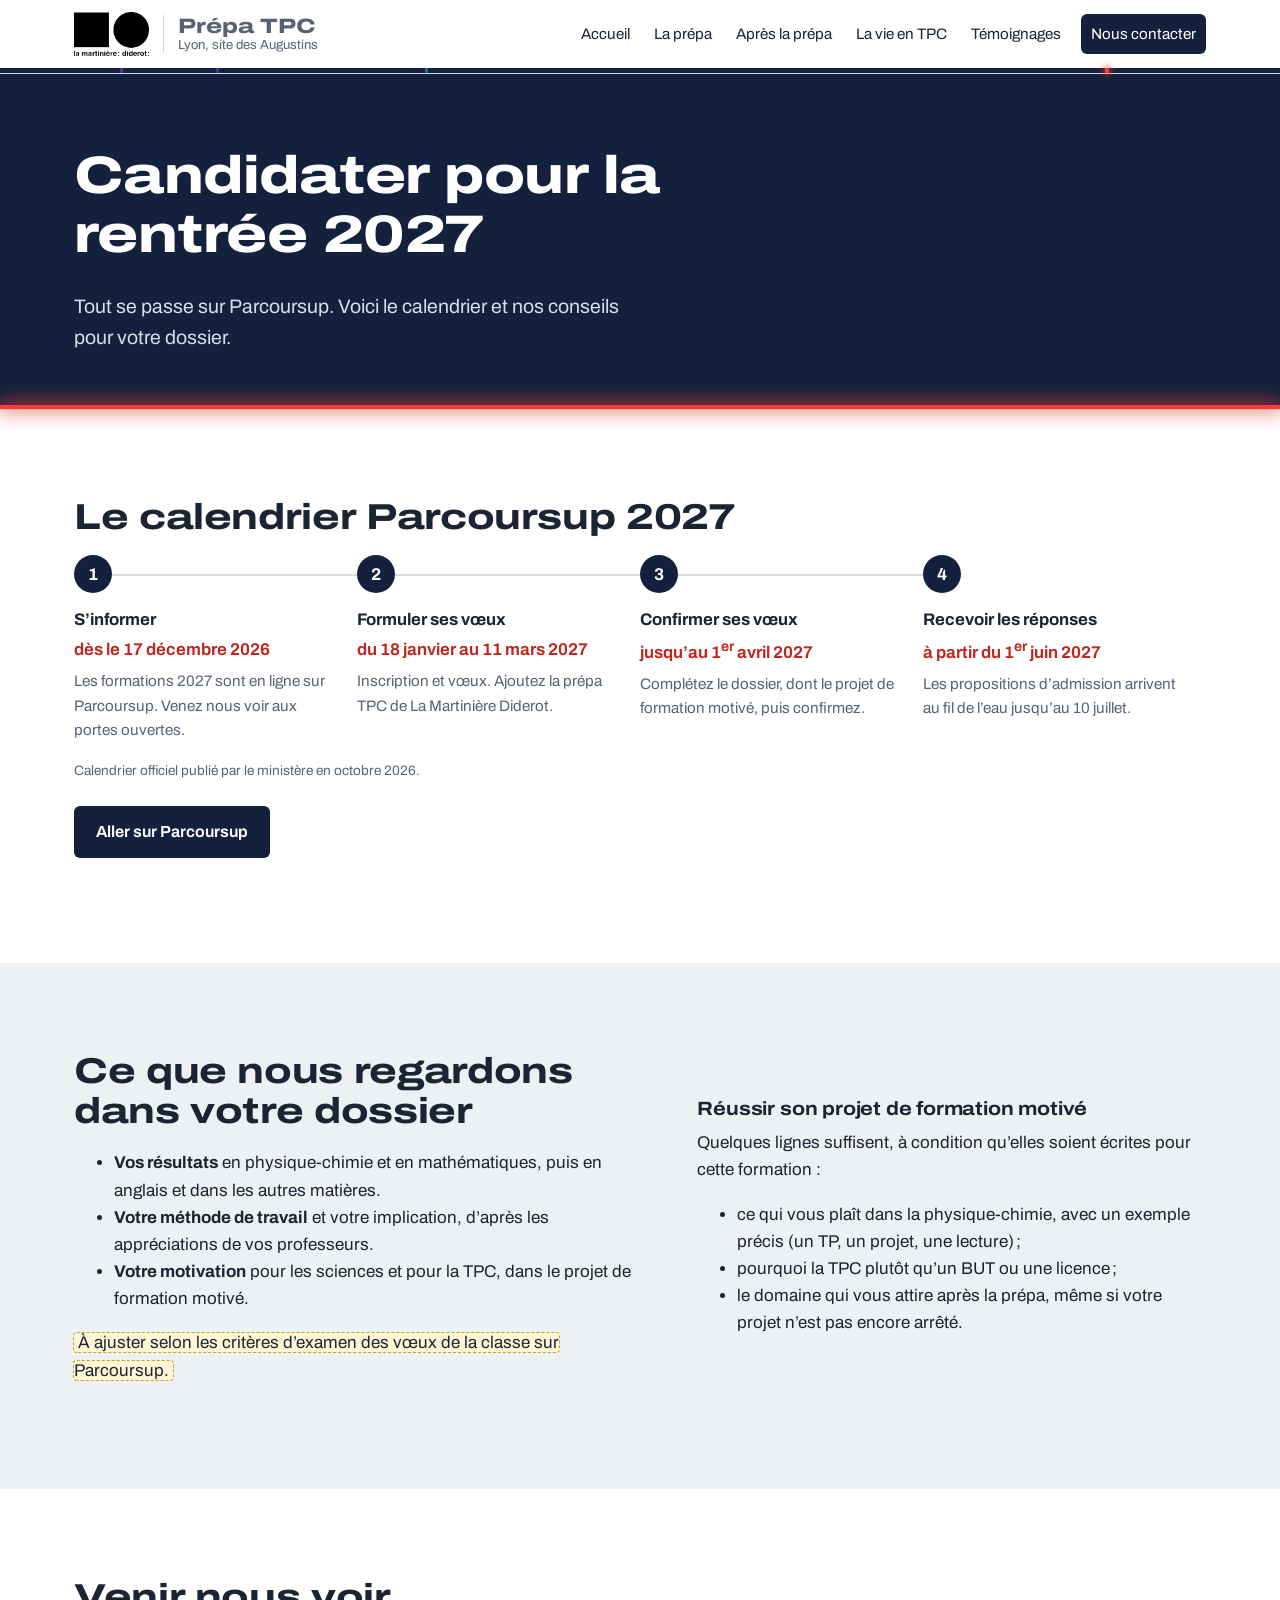
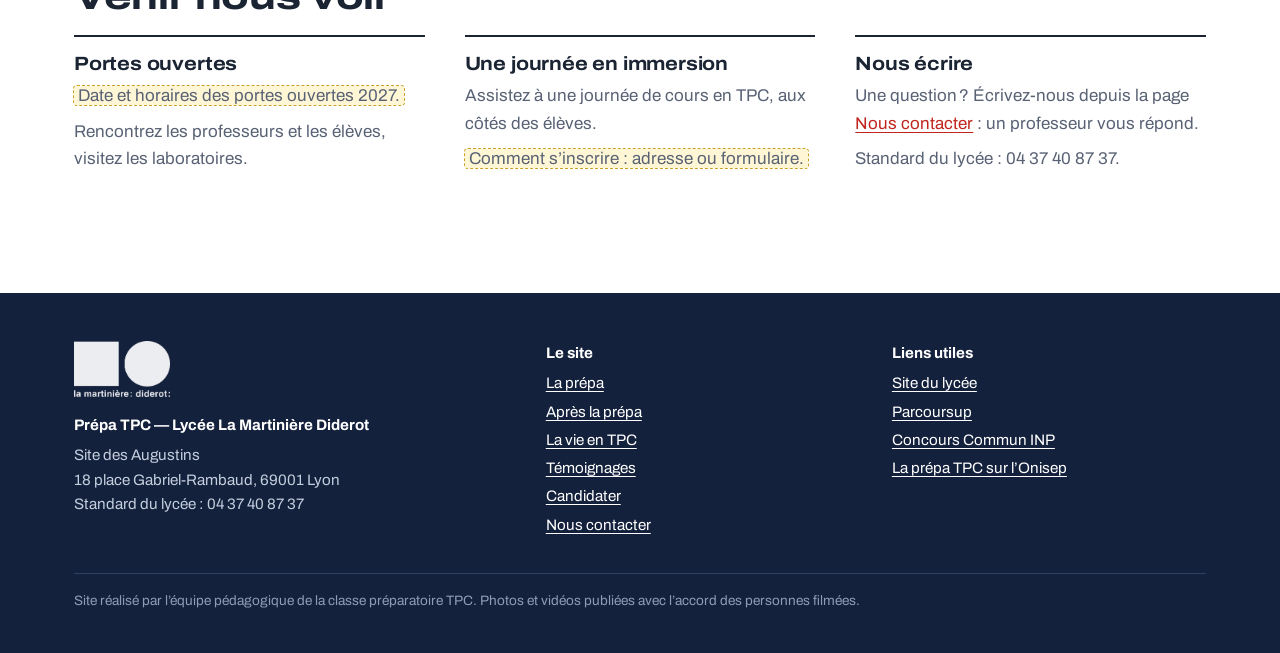
<file: candidater.html>
<!DOCTYPE html>
<html lang="fr">
<head>
<meta charset="UTF-8">
<meta name="viewport" content="width=device-width, initial-scale=1">
<title>Candidater en prépa TPC — La Martinière Diderot</title>
<meta name="description" content="Calendrier Parcoursup 2027, conseils pour le dossier, portes ouvertes et immersions pour la prépa TPC de La Martinière Diderot.">
<link rel="icon" href="data:image/svg+xml,%3Csvg xmlns='http://www.w3.org/2000/svg' viewBox='0 0 32 32'%3E%3Crect width='32' height='32' rx='6' fill='%2314213D'/%3E%3Crect x='5' y='6' width='2.5' height='20' fill='%23A04DFF'/%3E%3Crect x='9' y='6' width='2.5' height='20' fill='%235B5BFF'/%3E%3Crect x='14' y='6' width='2.5' height='20' fill='%2322C6F0'/%3E%3Crect x='25' y='6' width='2.5' height='20' fill='%23FF3B30'/%3E%3C/svg%3E">
<link rel="preconnect" href="https://fonts.googleapis.com">
<link rel="preconnect" href="https://fonts.gstatic.com" crossorigin>
<link href="https://fonts.googleapis.com/css2?family=Archivo:wdth,wght@62..125,100..900&display=swap" rel="stylesheet">
<link rel="stylesheet" href="style.css">
</head>
<body class="p-candidater">
<a class="skip" href="#contenu">Aller au contenu</a>
<header class="site-header">
  <div class="wrap">
    <a class="marque" href="index.html"><img class="logo" src="img/logo-martiniere.png" alt="La Martinière Diderot" width="86" height="50"><span class="marque-texte"><b>Prépa TPC</b><span>Lyon, site des Augustins</span></span></a>
    <button class="menu-btn" type="button" aria-expanded="false" aria-controls="nav">Menu</button>
    <nav class="nav" id="nav" aria-label="Pages du site">
    <a href="index.html">Accueil</a>
    <a href="la-prepa.html">La prépa</a>
    <a href="apres-la-prepa.html">Après la prépa</a>
    <a href="la-vie-en-tpc.html">La vie en TPC</a>
    <a href="temoignages.html">Témoignages</a>
    <a href="contact.html" class="cta">Nous contacter</a>
    </nav>
  </div>
  <div class="lisere" aria-hidden="true"><i class="r-delta"></i><i class="r-gamma"></i><i class="r-beta"></i><i class="r-alpha on"></i></div>
</header>
<main id="contenu">

<section class="page-tete">
  <div class="wrap">
    <h1>Candidater pour la rentrée 2027</h1>
    <p>Tout se passe sur Parcoursup. Voici le calendrier et nos conseils pour votre dossier.</p>
  </div>
</section>

<section class="section">
  <div class="wrap">
    <h2>Le calendrier Parcoursup 2027</h2>
    <ol class="etapes">
        <li><b>S’informer</b><span class="date">dès le 17 décembre 2026</span><p>Les formations 2027 sont en ligne sur Parcoursup. Venez nous voir aux portes ouvertes.</p></li>
        <li><b>Formuler ses vœux</b><span class="date">du 18 janvier au 11 mars 2027</span><p>Inscription et vœux. Ajoutez la prépa TPC de La Martinière Diderot.</p></li>
        <li><b>Confirmer ses vœux</b><span class="date">jusqu’au 1<sup>er</sup> avril 2027</span><p>Complétez le dossier, dont le projet de formation motivé, puis confirmez.</p></li>
        <li><b>Recevoir les réponses</b><span class="date">à partir du 1<sup>er</sup> juin 2027</span><p>Les propositions d’admission arrivent au fil de l’eau jusqu’au 10 juillet.</p></li>
      </ol>
    <p class="note-source">Calendrier officiel publié par le ministère en octobre 2026.</p>
    <p style="margin-top:24px"><a class="btn btn-nuit" href="https://www.parcoursup.gouv.fr" target="_blank" rel="noopener">Aller sur Parcoursup</a></p>
  </div>
</section>

<section class="section teinte">
  <div class="wrap duo">
    <div>
      <h2>Ce que nous regardons dans votre dossier</h2>
      <ul>
        <li><strong>Vos résultats</strong> en physique-chimie et en mathématiques, puis en anglais et dans les autres matières.</li>
        <li><strong>Votre méthode de travail</strong> et votre implication, d’après les appréciations de vos professeurs.</li>
        <li><strong>Votre motivation</strong> pour les sciences et pour la TPC, dans le projet de formation motivé.</li>
      </ul>
      <p><span class="a-completer">À ajuster selon les critères d’examen des vœux de la classe sur Parcoursup.</span></p>
    </div>
    <div>
      <h3>Réussir son projet de formation motivé</h3>
      <p>Quelques lignes suffisent, à condition qu’elles soient écrites pour cette formation :</p>
      <ul>
        <li>ce qui vous plaît dans la physique-chimie, avec un exemple précis (un TP, un projet, une lecture) ;</li>
        <li>pourquoi la TPC plutôt qu’un BUT ou une licence ;</li>
        <li>le domaine qui vous attire après la prépa, même si votre projet n’est pas encore arrêté.</li>
      </ul>
    </div>
  </div>
</section>

<section class="section" id="venir">
  <div class="wrap">
    <h2>Venir nous voir</h2>
    <div class="infos">
      <div><h3>Portes ouvertes</h3><p><span class="a-completer">Date et horaires des portes ouvertes 2027.</span></p><p>Rencontrez les professeurs et les élèves, visitez les laboratoires.</p></div>
      <div><h3>Une journée en immersion</h3><p>Assistez à une journée de cours en TPC, aux côtés des élèves.</p><p><span class="a-completer">Comment s’inscrire : adresse ou formulaire.</span></p></div>
      <div><h3>Nous écrire</h3><p>Une question ? Écrivez-nous depuis la page <a href="contact.html">Nous contacter</a> : un professeur vous répond.</p><p>Standard du lycée : 04 37 40 87 37.</p></div>
    </div>
  </div>
</section>
</main>

<footer class="site-footer">
  <div class="wrap">
    <div class="cols">
      <div>
        <img class="logo-pied" src="img/logo-martiniere-blanc.png" alt="La Martinière Diderot" width="120" height="70">
        <b>Prépa TPC — Lycée La Martinière Diderot</b>
        Site des Augustins<br>
        18 place Gabriel-Rambaud, 69001 Lyon<br>
        Standard du lycée : 04 37 40 87 37
      </div>
      <div>
        <b>Le site</b>
        <ul>
          <li><a href="la-prepa.html">La prépa</a></li>
          <li><a href="apres-la-prepa.html">Après la prépa</a></li>
          <li><a href="la-vie-en-tpc.html">La vie en TPC</a></li>
          <li><a href="temoignages.html">Témoignages</a></li>
          <li><a href="candidater.html">Candidater</a></li>
          <li><a href="contact.html">Nous contacter</a></li>
        </ul>
      </div>
      <div>
        <b>Liens utiles</b>
        <ul>
          <li><a href="https://www.lamartinierediderot.fr" target="_blank" rel="noopener">Site du lycée</a></li>
          <li><a href="https://www.parcoursup.gouv.fr" target="_blank" rel="noopener">Parcoursup</a></li>
          <li><a href="https://www.concours-commun-inp.fr" target="_blank" rel="noopener">Concours Commun INP</a></li>
          <li><a href="https://www.onisep.fr/formation/apres-le-bac-les-etudes-superieures/les-principales-filieres-d-etudes-superieures/les-classes-preparatoires-aux-grandes-ecoles-cpge/les-prepas-scientifiques/la-prepa-tpc-technologie-physique-et-chimie" target="_blank" rel="noopener">La prépa TPC sur l’Onisep</a></li>
        </ul>
      </div>
    </div>
    <p class="bas">Site réalisé par l’équipe pédagogique de la classe préparatoire TPC. Photos et vidéos publiées avec l’accord des personnes filmées.</p>
  </div>
</footer>
<script src="site.js"></script>
</body>
</html>
</file>
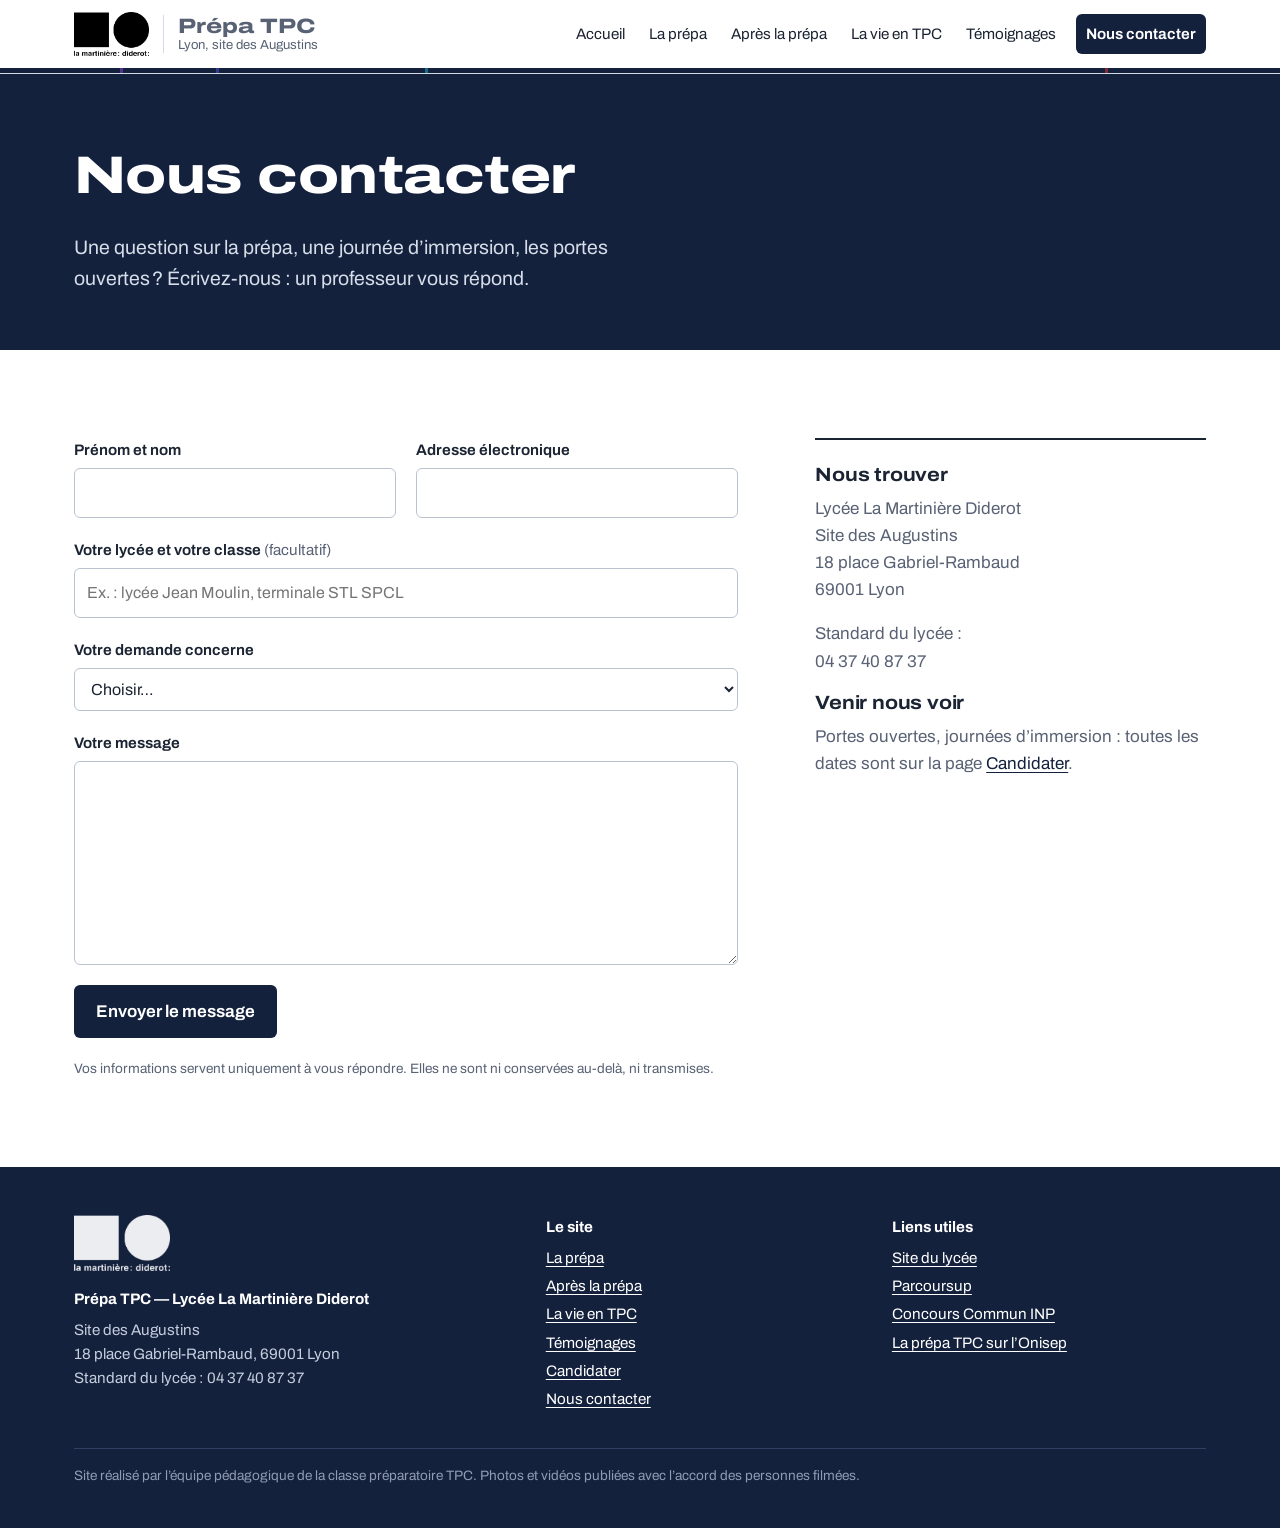
<file: contact.html>
<!DOCTYPE html>
<html lang="fr">
<head>
<meta charset="UTF-8">
<meta name="viewport" content="width=device-width, initial-scale=1">
<title>Nous contacter — Prépa TPC La Martinière Diderot</title>
<meta name="description" content="Écrire à l’équipe de la prépa TPC de La Martinière Diderot : questions sur la prépa, journées d’immersion, portes ouvertes.">
<link rel="icon" href="data:image/svg+xml,%3Csvg xmlns='http://www.w3.org/2000/svg' viewBox='0 0 32 32'%3E%3Crect width='32' height='32' rx='6' fill='%2314213D'/%3E%3Crect x='5' y='6' width='2.5' height='20' fill='%23A04DFF'/%3E%3Crect x='9' y='6' width='2.5' height='20' fill='%235B5BFF'/%3E%3Crect x='14' y='6' width='2.5' height='20' fill='%2322C6F0'/%3E%3Crect x='25' y='6' width='2.5' height='20' fill='%23FF3B30'/%3E%3C/svg%3E">
<link rel="preconnect" href="https://fonts.googleapis.com">
<link rel="preconnect" href="https://fonts.gstatic.com" crossorigin>
<link href="https://fonts.googleapis.com/css2?family=Archivo:wdth,wght@62..125,100..900&display=swap" rel="stylesheet">
<link rel="stylesheet" href="style.css">
</head>
<body class="p-contact">
<a class="skip" href="#contenu">Aller au contenu</a>
<header class="site-header">
  <div class="wrap">
    <a class="marque" href="index.html"><img class="logo" src="img/logo-martiniere.png" alt="La Martinière Diderot" width="86" height="50"><span class="marque-texte"><b>Prépa TPC</b><span>Lyon, site des Augustins</span></span></a>
    <button class="menu-btn" type="button" aria-expanded="false" aria-controls="nav">Menu</button>
    <nav class="nav" id="nav" aria-label="Pages du site">
    <a href="index.html">Accueil</a>
    <a href="la-prepa.html">La prépa</a>
    <a href="apres-la-prepa.html">Après la prépa</a>
    <a href="la-vie-en-tpc.html">La vie en TPC</a>
    <a href="temoignages.html">Témoignages</a>
    <a href="contact.html" class="cta" aria-current="page">Nous contacter</a>
    </nav>
  </div>
  <div class="lisere" aria-hidden="true"><i class="r-delta"></i><i class="r-gamma"></i><i class="r-beta"></i><i class="r-alpha"></i></div>
</header>
<main id="contenu">

<section class="page-tete">
  <div class="wrap">
    <h1>Nous contacter</h1>
    <p>Une question sur la prépa, une journée d’immersion, les portes ouvertes ? Écrivez-nous : un professeur vous répond.</p>
  </div>
</section>

<section class="section">
  <div class="wrap contact-grille">
    <form id="contact-form" class="formulaire" novalidate>
      <div class="champs-2">
        <label class="champ"><span>Prénom et nom</span><input type="text" name="nom" autocomplete="name" required></label>
        <label class="champ"><span>Adresse électronique</span><input type="email" name="email" autocomplete="email" required></label>
      </div>
      <label class="champ"><span>Votre lycée et votre classe <em>(facultatif)</em></span><input type="text" name="lycee" placeholder="Ex. : lycée Jean Moulin, terminale STL SPCL"></label>
      <label class="champ"><span>Votre demande concerne</span>
        <select name="objet" required>
          <option value="" disabled selected>Choisir…</option>
          <option>Une question sur la prépa</option>
          <option>Une journée d’immersion</option>
          <option>Les portes ouvertes</option>
          <option>La candidature sur Parcoursup</option>
          <option>Autre chose</option>
        </select></label>
      <label class="champ"><span>Votre message</span><textarea name="message" rows="7" required></textarea></label>
      <!-- Champ piège contre les robots : invisible pour les visiteurs, laissé vide par un humain -->
      <label class="piege" aria-hidden="true">Ne pas remplir<input type="text" name="site" tabindex="-1" autocomplete="off"></label>
      <div class="envoi">
        <button type="submit" class="btn btn-nuit">Envoyer le message</button>
        <span id="contact-statut" class="statut" role="status"></span>
      </div>
      <p class="rgpd">Vos informations servent uniquement à vous répondre. Elles ne sont ni conservées au-delà, ni transmises.</p>
    </form>

    <aside class="contact-infos">
      <h3>Nous trouver</h3>
      <p>Lycée La Martinière Diderot<br>Site des Augustins<br>18 place Gabriel-Rambaud<br>69001 Lyon</p>
      <p>Standard du lycée :<br>04 37 40 87 37</p>
      <h3>Venir nous voir</h3>
      <p>Portes ouvertes, journées d’immersion : toutes les dates sont sur la page <a href="candidater.html#venir">Candidater</a>.</p>
    </aside>
  </div>
</section>

<script>
/* Formulaire de contact → formulaire Google « Contact prépa TPC » (comme sur le site becler-physique). */
var GOOGLE_FORM = {
  action: 'https://docs.google.com/forms/d/e/1FAIpQLSdgCE5CYsnfdNtKyjkc5t6JMLUveKvqJSDGVMZYKaB5Yjq7Tw/formResponse',
  nom: 'entry.231613045',
  email: 'entry.2059031284',
  lycee: 'entry.144871021',
  objet: 'entry.1472850570',
  message: 'entry.1358427468'
};
</script>
</main>

<footer class="site-footer">
  <div class="wrap">
    <div class="cols">
      <div>
        <img class="logo-pied" src="img/logo-martiniere-blanc.png" alt="La Martinière Diderot" width="120" height="70">
        <b>Prépa TPC — Lycée La Martinière Diderot</b>
        Site des Augustins<br>
        18 place Gabriel-Rambaud, 69001 Lyon<br>
        Standard du lycée : 04 37 40 87 37
      </div>
      <div>
        <b>Le site</b>
        <ul>
          <li><a href="la-prepa.html">La prépa</a></li>
          <li><a href="apres-la-prepa.html">Après la prépa</a></li>
          <li><a href="la-vie-en-tpc.html">La vie en TPC</a></li>
          <li><a href="temoignages.html">Témoignages</a></li>
          <li><a href="candidater.html">Candidater</a></li>
          <li><a href="contact.html">Nous contacter</a></li>
        </ul>
      </div>
      <div>
        <b>Liens utiles</b>
        <ul>
          <li><a href="https://www.lamartinierediderot.fr" target="_blank" rel="noopener">Site du lycée</a></li>
          <li><a href="https://www.parcoursup.gouv.fr" target="_blank" rel="noopener">Parcoursup</a></li>
          <li><a href="https://www.concours-commun-inp.fr" target="_blank" rel="noopener">Concours Commun INP</a></li>
          <li><a href="https://www.onisep.fr/formation/apres-le-bac-les-etudes-superieures/les-principales-filieres-d-etudes-superieures/les-classes-preparatoires-aux-grandes-ecoles-cpge/les-prepas-scientifiques/la-prepa-tpc-technologie-physique-et-chimie" target="_blank" rel="noopener">La prépa TPC sur l’Onisep</a></li>
        </ul>
      </div>
    </div>
    <p class="bas">Site réalisé par l’équipe pédagogique de la classe préparatoire TPC. Photos et vidéos publiées avec l’accord des personnes filmées.</p>
  </div>
</footer>
<script src="site.js"></script>
</body>
</html>
</file>
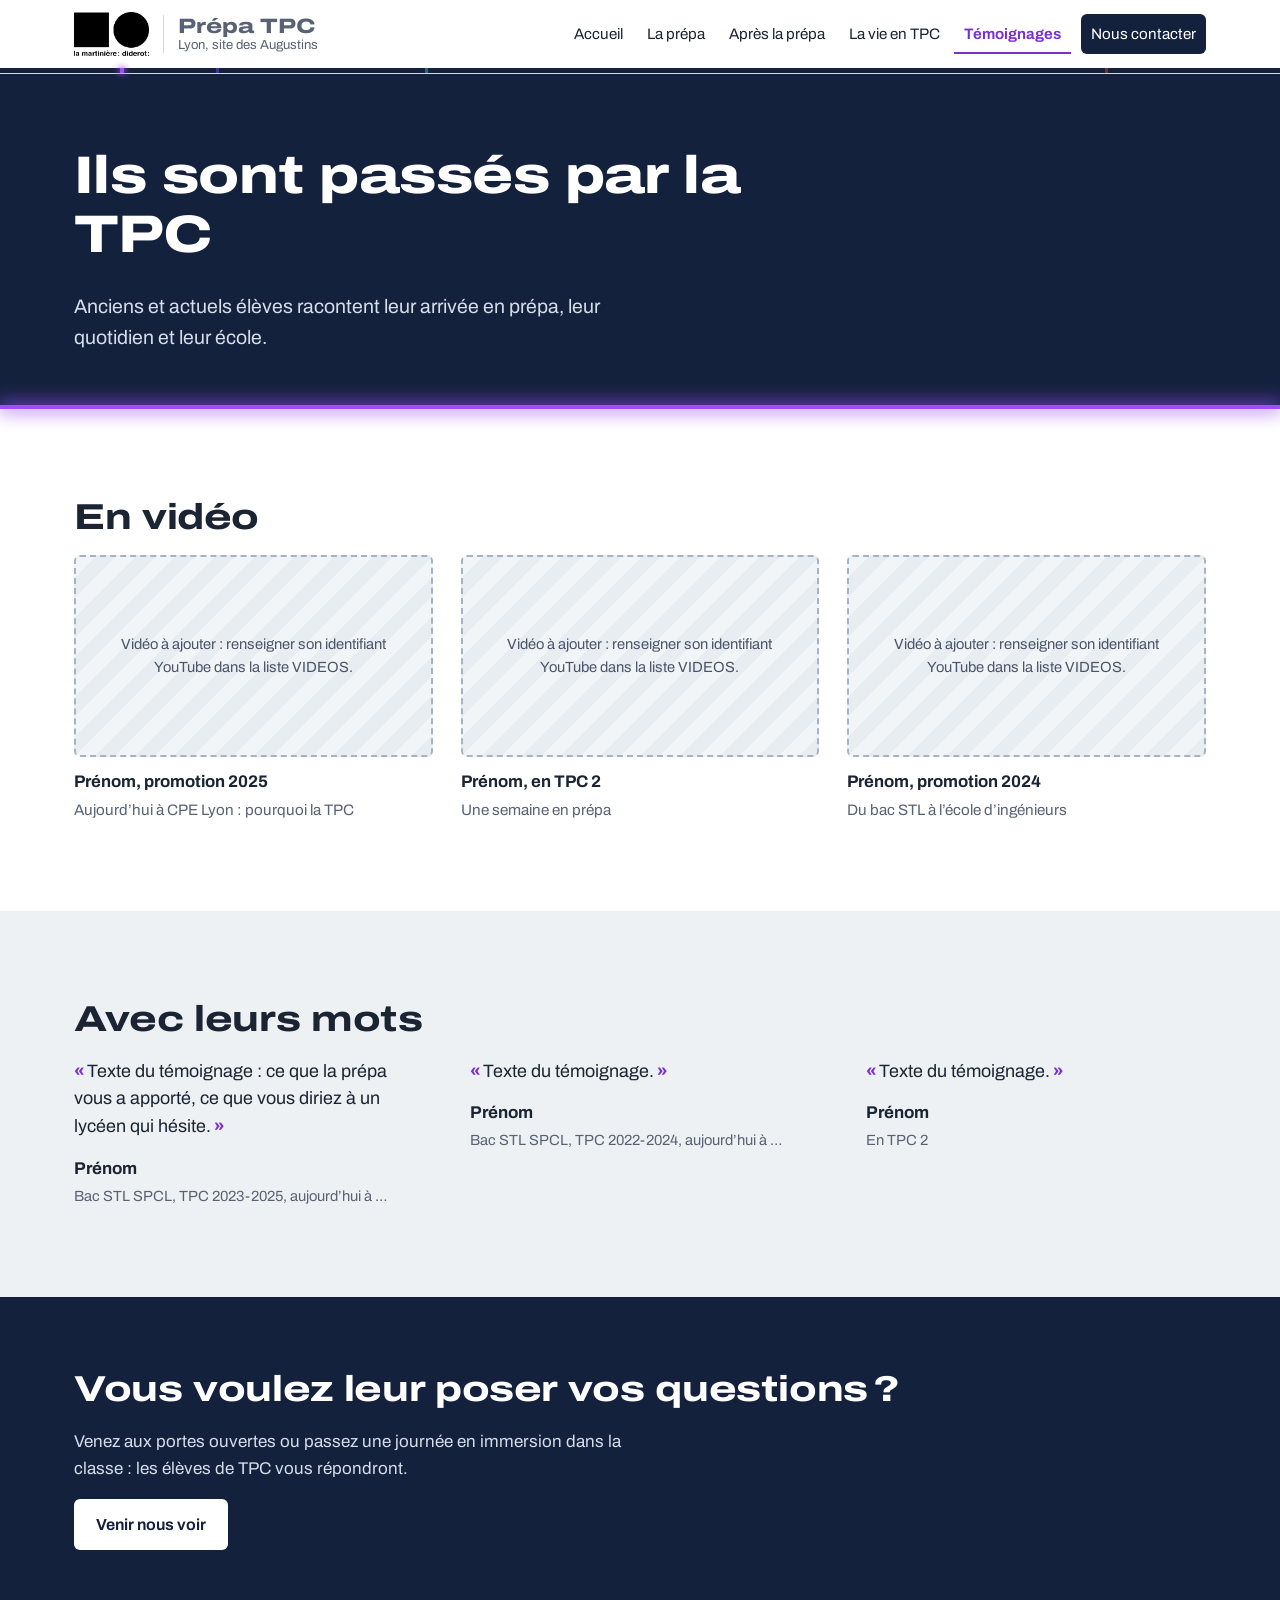
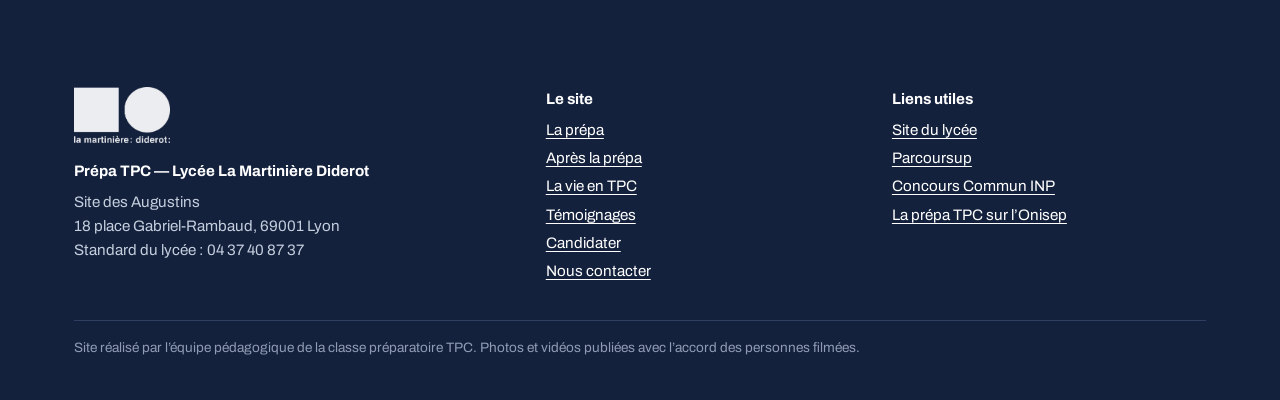
<file: temoignages.html>
<!DOCTYPE html>
<html lang="fr">
<head>
<meta charset="UTF-8">
<meta name="viewport" content="width=device-width, initial-scale=1">
<title>Témoignages — Prépa TPC La Martinière Diderot</title>
<meta name="description" content="Anciens et actuels élèves de la prépa TPC de La Martinière Diderot racontent leur parcours.">
<link rel="icon" href="data:image/svg+xml,%3Csvg xmlns='http://www.w3.org/2000/svg' viewBox='0 0 32 32'%3E%3Crect width='32' height='32' rx='6' fill='%2314213D'/%3E%3Crect x='5' y='6' width='2.5' height='20' fill='%23A04DFF'/%3E%3Crect x='9' y='6' width='2.5' height='20' fill='%235B5BFF'/%3E%3Crect x='14' y='6' width='2.5' height='20' fill='%2322C6F0'/%3E%3Crect x='25' y='6' width='2.5' height='20' fill='%23FF3B30'/%3E%3C/svg%3E">
<link rel="preconnect" href="https://fonts.googleapis.com">
<link rel="preconnect" href="https://fonts.gstatic.com" crossorigin>
<link href="https://fonts.googleapis.com/css2?family=Archivo:wdth,wght@62..125,100..900&display=swap" rel="stylesheet">
<link rel="stylesheet" href="style.css">
</head>
<body class="p-temoins">
<a class="skip" href="#contenu">Aller au contenu</a>
<header class="site-header">
  <div class="wrap">
    <a class="marque" href="index.html"><img class="logo" src="img/logo-martiniere.png" alt="La Martinière Diderot" width="86" height="50"><span class="marque-texte"><b>Prépa TPC</b><span>Lyon, site des Augustins</span></span></a>
    <button class="menu-btn" type="button" aria-expanded="false" aria-controls="nav">Menu</button>
    <nav class="nav" id="nav" aria-label="Pages du site">
    <a href="index.html">Accueil</a>
    <a href="la-prepa.html">La prépa</a>
    <a href="apres-la-prepa.html">Après la prépa</a>
    <a href="la-vie-en-tpc.html">La vie en TPC</a>
    <a href="temoignages.html" aria-current="page">Témoignages</a>
    <a href="contact.html" class="cta">Nous contacter</a>
    </nav>
  </div>
  <div class="lisere" aria-hidden="true"><i class="r-delta on"></i><i class="r-gamma"></i><i class="r-beta"></i><i class="r-alpha"></i></div>
</header>
<main id="contenu">

<section class="page-tete">
  <div class="wrap">
    <h1>Ils sont passés par la TPC</h1>
    <p>Anciens et actuels élèves racontent leur arrivée en prépa, leur quotidien et leur école.</p>
  </div>
</section>

<section class="section">
  <div class="wrap">
    <h2>En vidéo</h2>
    <div class="videos" id="videos"></div>
  </div>
</section>

<section class="section teinte">
  <div class="wrap">
    <h2>Avec leurs mots</h2>
    <div class="paroles" id="paroles"></div>
  </div>
</section>

<section class="appel">
  <div class="wrap">
    <h2>Vous voulez leur poser vos questions ?</h2>
    <p>Venez aux portes ouvertes ou passez une journée en immersion dans la classe : les élèves de TPC vous répondront.</p>
    <p><a class="btn btn-plein" href="candidater.html#venir">Venir nous voir</a></p>
  </div>
</section>

<script>
/* ===== Vidéos =====
   youtube : l'identifiant de la vidéo (la fin de l'adresse youtube.com/watch?v=IDENTIFIANT).
   Conseil : mettre les vidéos en « non répertoriée » sur YouTube. */
var VIDEOS = [
  { youtube: '', titre: 'Prénom, promotion 2025', legende: 'Aujourd’hui à CPE Lyon : pourquoi la TPC' },
  { youtube: '', titre: 'Prénom, en TPC 2', legende: 'Une semaine en prépa' },
  { youtube: '', titre: 'Prénom, promotion 2024', legende: 'Du bac STL à l’école d’ingénieurs' }
];

/* ===== Témoignages écrits =====
   photo : facultatif, par exemple 'img/temoin-prenom.jpg' */
var TEMOIGNAGES = [
  { prenom: 'Prénom', parcours: 'Bac STL SPCL, TPC 2023-2025, aujourd’hui à …', texte: 'Texte du témoignage : ce que la prépa vous a apporté, ce que vous diriez à un lycéen qui hésite.', photo: '' },
  { prenom: 'Prénom', parcours: 'Bac STL SPCL, TPC 2022-2024, aujourd’hui à …', texte: 'Texte du témoignage.', photo: '' },
  { prenom: 'Prénom', parcours: 'En TPC 2', texte: 'Texte du témoignage.', photo: '' }
];
</script>
</main>

<footer class="site-footer">
  <div class="wrap">
    <div class="cols">
      <div>
        <img class="logo-pied" src="img/logo-martiniere-blanc.png" alt="La Martinière Diderot" width="120" height="70">
        <b>Prépa TPC — Lycée La Martinière Diderot</b>
        Site des Augustins<br>
        18 place Gabriel-Rambaud, 69001 Lyon<br>
        Standard du lycée : 04 37 40 87 37
      </div>
      <div>
        <b>Le site</b>
        <ul>
          <li><a href="la-prepa.html">La prépa</a></li>
          <li><a href="apres-la-prepa.html">Après la prépa</a></li>
          <li><a href="la-vie-en-tpc.html">La vie en TPC</a></li>
          <li><a href="temoignages.html">Témoignages</a></li>
          <li><a href="candidater.html">Candidater</a></li>
          <li><a href="contact.html">Nous contacter</a></li>
        </ul>
      </div>
      <div>
        <b>Liens utiles</b>
        <ul>
          <li><a href="https://www.lamartinierediderot.fr" target="_blank" rel="noopener">Site du lycée</a></li>
          <li><a href="https://www.parcoursup.gouv.fr" target="_blank" rel="noopener">Parcoursup</a></li>
          <li><a href="https://www.concours-commun-inp.fr" target="_blank" rel="noopener">Concours Commun INP</a></li>
          <li><a href="https://www.onisep.fr/formation/apres-le-bac-les-etudes-superieures/les-principales-filieres-d-etudes-superieures/les-classes-preparatoires-aux-grandes-ecoles-cpge/les-prepas-scientifiques/la-prepa-tpc-technologie-physique-et-chimie" target="_blank" rel="noopener">La prépa TPC sur l’Onisep</a></li>
        </ul>
      </div>
    </div>
    <p class="bas">Site réalisé par l’équipe pédagogique de la classe préparatoire TPC. Photos et vidéos publiées avec l’accord des personnes filmées.</p>
  </div>
</footer>
<script src="site.js"></script>
</body>
</html>
</file>
<file: style.css>
/* =========================================================
   Prépa TPC — Lycée La Martinière Diderot, site des Augustins
   Principe graphique : le spectre de l'hydrogène (série de Balmer).
   Chaque page reprend une des quatre raies comme couleur d'accent.
   ========================================================= */

:root {
  /* Encre et fonds */
  --nuit: #14213D;          /* bleu nuit, la Saône le soir */
  --nuit-2: #1D2E52;
  --encre: #1B2433;         /* texte courant */
  --gris: #586274;          /* texte secondaire */
  --fond: #FFFFFF;
  --fond-2: #EDF1F4;        /* bandeaux clairs */
  --trait: #D3DAE2;

  /* Raies de Balmer (couleurs « lumineuses », utilisées sur fond sombre) */
  --h-alpha: #FF3B30;       /* 656 nm */
  --h-beta: #22C6F0;        /* 486 nm */
  --h-gamma: #5B5BFF;       /* 434 nm */
  --h-delta: #A04DFF;       /* 410 nm */

  /* Leur version foncée, lisible sur fond blanc */
  --alpha-ink: #C0261D;
  --beta-ink: #0A6F8F;
  --gamma-ink: #3A3AD0;
  --delta-ink: #7A2FCF;

  --accent: var(--beta-ink);     /* redéfini par page */
  --accent-lum: var(--h-beta);

  --mesure: 68ch;
  --large: 1180px;
  --r: 6px;
}

body.p-prepa { --accent: var(--beta-ink); --accent-lum: var(--h-beta); }
body.p-apres { --accent: var(--alpha-ink); --accent-lum: var(--h-alpha); }
body.p-lyon { --accent: var(--gamma-ink); --accent-lum: var(--h-gamma); }
body.p-temoins { --accent: var(--delta-ink); --accent-lum: var(--h-delta); }
body.p-candidater { --accent: var(--alpha-ink); --accent-lum: var(--h-alpha); }

*, *::before, *::after { box-sizing: border-box; }
html { -webkit-text-size-adjust: 100%; scroll-behavior: smooth; }
@media (prefers-reduced-motion: reduce) { html { scroll-behavior: auto; } }

body {
  margin: 0;
  background: var(--fond);
  color: var(--encre);
  font-family: 'Archivo', system-ui, sans-serif;
  font-variation-settings: 'wdth' 100;
  font-size: 1.0625rem;
  line-height: 1.6;
}
img { max-width: 100%; display: block; }
a { color: var(--accent); text-underline-offset: 0.18em; }
a:hover { text-decoration-thickness: 2px; }
:focus-visible { outline: 3px solid var(--accent); outline-offset: 3px; border-radius: 2px; }

/* Titres : Archivo élargi, c'est la signature typographique */
h1, h2, h3 { font-stretch: 125%; font-variation-settings: 'wdth' 125; line-height: 1.12; margin: 0 0 0.5em; letter-spacing: -0.01em; }
h1 { font-size: clamp(2.1rem, 5.4vw, 4rem); font-weight: 800; }
h2 { font-size: clamp(1.55rem, 3vw, 2.25rem); font-weight: 750; }
h3 { font-size: 1.2rem; font-weight: 700; font-stretch: 112%; font-variation-settings: 'wdth' 112; }
p { margin: 0 0 1em; }

.wrap { max-width: var(--large); margin: 0 auto; padding: 0 24px; }
.mesure { max-width: var(--mesure); }
.skip { position: absolute; left: -999px; top: 8px; background: var(--nuit); color: #fff; padding: 8px 12px; z-index: 50; }
.skip:focus { left: 8px; }

/* ---------------- En-tête ---------------- */
.site-header { position: sticky; top: 0; z-index: 20; background: var(--fond); border-bottom: 1px solid var(--trait); }
.site-header .wrap { display: flex; align-items: center; justify-content: space-between; gap: 16px; min-height: 68px; }
.marque { display: flex; flex-direction: column; text-decoration: none; color: var(--encre); line-height: 1.1; }
.marque b { font-size: 1.3rem; font-weight: 800; font-stretch: 125%; font-variation-settings: 'wdth' 125; }
.marque span { font-size: 0.82rem; color: var(--gris); }

.nav { display: flex; align-items: center; gap: 4px; }
.nav a { color: var(--encre); text-decoration: none; padding: 8px 10px; border-radius: var(--r); font-size: 0.95rem; }
.nav a:hover { background: var(--fond-2); }
.nav a[aria-current="page"] { color: var(--accent); font-weight: 650; box-shadow: inset 0 -2px 0 var(--accent); border-radius: 0; }
.nav a.cta { background: var(--nuit); color: #fff; margin-left: 6px; border-radius: var(--r); box-shadow: none; }
.nav a.cta:hover { background: var(--nuit-2); }
.nav a.cta[aria-current="page"] { color: #fff; }
.menu-btn { display: none; background: none; border: 1px solid var(--trait); border-radius: var(--r); padding: 8px 12px; font: inherit; color: var(--encre); cursor: pointer; }

/* Le liseré spectral sous l'en-tête : la raie de la page courante s'allume */
.lisere { position: relative; height: 5px; background: var(--nuit); }
.lisere i { position: absolute; top: 0; bottom: 0; width: 3px; opacity: 0.45; }
.lisere i.on { opacity: 1; width: 4px; box-shadow: 0 0 6px 1px currentColor; }

@media (max-width: 900px) {
  .menu-btn { display: inline-block; }
  .nav { display: none; position: absolute; top: 100%; left: 0; right: 0; flex-direction: column; align-items: stretch;
         background: var(--fond); border-bottom: 1px solid var(--trait); padding: 8px 16px 16px; }
  .nav.open { display: flex; }
  .nav a { padding: 12px 8px; }
  .nav a[aria-current="page"] { box-shadow: inset 3px 0 0 var(--accent); padding-left: 14px; }
  .nav a.cta { margin: 8px 0 0; text-align: center; }
}

/* Positions des raies : λ de 380 à 700 nm sur la largeur */
.r-delta { left: 9.4%; color: var(--h-delta); background: var(--h-delta); }   /* 410,2 nm */
.r-gamma { left: 16.9%; color: var(--h-gamma); background: var(--h-gamma); }  /* 434,0 nm */
.r-beta  { left: 33.2%; color: var(--h-beta); background: var(--h-beta); }    /* 486,1 nm */
.r-alpha { left: 86.3%; color: var(--h-alpha); background: var(--h-alpha); }  /* 656,3 nm */

/* ---------------- Héros d'accueil ---------------- */
.hero { background: var(--nuit); color: #fff; padding: clamp(48px, 9vw, 110px) 0 0; overflow: hidden; }
.hero h1 { max-width: 15ch; }
.hero .chapo { font-size: clamp(1.1rem, 2vw, 1.3rem); max-width: 46ch; color: #D6DEEA; margin-bottom: 1.6em; }
.boutons { display: flex; flex-wrap: wrap; gap: 12px; }
.btn { display: inline-block; padding: 13px 22px; border-radius: var(--r); text-decoration: none; font-weight: 650; font-size: 1rem; }
.btn-plein { background: #fff; color: var(--nuit); }
.btn-plein:hover { background: #E6ECF3; }
.btn-creux { border: 1.5px solid rgba(255,255,255,0.55); color: #fff; }
.btn-creux:hover { border-color: #fff; }
.btn-nuit { background: var(--nuit); color: #fff; }
.btn-nuit:hover { background: var(--nuit-2); }

.spectre { margin-top: clamp(48px, 7vw, 84px); }
.spectre .bande { position: relative; height: 92px; background: #0B1428; border-top: 1px solid #2A3A60; border-bottom: 1px solid #2A3A60; }
.spectre .bande i { position: absolute; top: 0; bottom: 0; width: 4px; box-shadow: 0 0 14px 3px currentColor, 0 0 40px 6px currentColor; }
.spectre .axe { position: relative; height: 34px; font-size: 0.78rem; color: #8A99B4; }
.spectre .axe span { position: absolute; top: 6px; transform: translateX(-50%); white-space: nowrap; }
.spectre .axe span::before { content: ''; position: absolute; left: 50%; top: -6px; height: 5px; border-left: 1px solid #5B6B8A; }
.spectre figcaption { font-size: 0.88rem; color: #A9B6CC; padding: 4px 0 28px; }
@media (prefers-reduced-motion: no-preference) {
  .spectre .bande i { opacity: 0; animation: allume 0.9s ease-out forwards; }
  .spectre .bande .r-alpha { animation-delay: 0.3s; }
  .spectre .bande .r-beta { animation-delay: 0.75s; }
  .spectre .bande .r-gamma { animation-delay: 1.2s; }
  .spectre .bande .r-delta { animation-delay: 1.65s; }
  @keyframes allume { 0% { opacity: 0; } 35% { opacity: 1; filter: brightness(1.6); } 100% { opacity: 1; filter: none; } }
}

/* ---------------- En-tête de page intérieure ---------------- */
.page-tete { background: var(--nuit); color: #fff; padding: clamp(40px, 6vw, 72px) 0 clamp(32px, 5vw, 56px); position: relative; }
.page-tete::after { content: ''; position: absolute; left: 0; right: 0; bottom: 0; height: 4px; background: var(--accent-lum); box-shadow: 0 0 18px 2px var(--accent-lum); }
.page-tete h1 { font-size: clamp(2rem, 4.6vw, 3.3rem); max-width: 18ch; }
.page-tete p { color: #D6DEEA; font-size: clamp(1.05rem, 1.8vw, 1.22rem); max-width: 52ch; margin: 0; }

/* ---------------- Sections ---------------- */
.section { padding: clamp(48px, 7vw, 88px) 0; }
.section.teinte { background: var(--fond-2); }
.section > .wrap > h2 { max-width: 24ch; }
.intro { font-size: 1.15rem; color: var(--gris); max-width: 60ch; margin-bottom: 2em; }

/* Raisons : liste éditoriale, pas de cartes */
.raisons { list-style: none; margin: 0; padding: 0; display: grid; grid-template-columns: repeat(2, minmax(0, 1fr)); gap: 0 56px; }
.raisons li { padding: 26px 0 26px 22px; border-top: 1px solid var(--trait); position: relative; }
.raisons li::before { content: ''; position: absolute; left: 0; top: 32px; width: 4px; height: 26px; background: var(--accent); }
.raisons h3 { margin-bottom: 0.35em; }
.raisons p { margin: 0; color: var(--gris); }
@media (max-width: 760px) { .raisons { grid-template-columns: 1fr; } }

/* Chiffres repères */
.reperes { display: grid; grid-template-columns: repeat(4, minmax(0, 1fr)); border-top: 2px solid var(--encre); }
.reperes div { padding: 20px 20px 4px 0; }
.reperes b { display: block; font-size: clamp(2rem, 4vw, 2.9rem); font-weight: 800; font-stretch: 125%; font-variation-settings: 'wdth' 125; line-height: 1.05; color: var(--encre); }
.reperes span { display: block; color: var(--gris); font-size: 0.95rem; margin-top: 6px; max-width: 22ch; }
@media (max-width: 760px) { .reperes { grid-template-columns: repeat(2, minmax(0, 1fr)); } }
.note-source { font-size: 0.85rem; color: var(--gris); margin-top: 18px; }

/* Deux colonnes texte + image */
.duo { display: grid; grid-template-columns: minmax(0, 1.1fr) minmax(0, 1fr); gap: clamp(28px, 5vw, 64px); align-items: center; }
.duo.inverse > :first-child { order: 2; }
@media (max-width: 860px) { .duo { grid-template-columns: 1fr; } .duo.inverse > :first-child { order: 0; } }

/* Photos : un emplacement s'affiche tant que le fichier n'existe pas dans img/ */
.photo { margin: 0; position: relative; border-radius: var(--r); overflow: hidden; background: var(--fond-2); aspect-ratio: 4 / 3; }
.photo.large { aspect-ratio: 16 / 7; }
.photo.portrait { aspect-ratio: 3 / 4; }
.photo img { width: 100%; height: 100%; object-fit: cover; }
.photo.manque { border: 2px dashed #A7B3C2; display: flex; align-items: center; justify-content: center; text-align: center; padding: 20px;
  background: repeating-linear-gradient(135deg, #F2F5F8 0 14px, #E8EDF2 14px 28px); }
.photo.manque .etiquette { font-size: 0.92rem; color: #4A5568; max-width: 30ch; }
.photo.manque .etiquette b { display: block; color: var(--encre); margin-bottom: 4px; }
.photo figcaption { position: absolute; left: 0; right: 0; bottom: 0; padding: 10px 14px; font-size: 0.85rem; color: #fff;
  background: linear-gradient(transparent, rgba(10, 18, 36, 0.75)); }
.photo.manque figcaption { display: none; }
.photos-3 { display: grid; grid-template-columns: repeat(3, minmax(0, 1fr)); gap: 16px; }
@media (max-width: 760px) { .photos-3 { grid-template-columns: 1fr; } }

/* Citation */
.citation { margin: 0; padding: 8px 0 8px 28px; border-left: 4px solid var(--accent); max-width: 60ch; }
.citation p { font-size: clamp(1.25rem, 2.4vw, 1.6rem); line-height: 1.4; font-weight: 500; margin-bottom: 0.6em; }
.citation footer { color: var(--gris); font-size: 0.95rem; }

/* Étapes (vraie séquence : calendrier Parcoursup) */
.etapes { list-style: none; margin: 0; padding: 0; counter-reset: e; display: grid; grid-template-columns: repeat(4, minmax(0, 1fr)); gap: 0; }
.etapes li { counter-increment: e; padding: 0 20px 0 0; position: relative; }
.etapes li::before { content: counter(e); display: flex; align-items: center; justify-content: center; width: 38px; height: 38px; border-radius: 50%;
  background: var(--nuit); color: #fff; font-weight: 700; margin-bottom: 14px; position: relative; z-index: 1; }
.etapes li::after { content: ''; position: absolute; top: 19px; left: 38px; right: 0; border-top: 2px solid var(--trait); }
.etapes li:last-child::after { display: none; }
.etapes b { display: block; font-size: 1.05rem; }
.etapes .date { display: block; color: var(--accent); font-weight: 650; margin: 2px 0 6px; }
.etapes p { color: var(--gris); font-size: 0.95rem; margin: 0; }
@media (max-width: 860px) {
  .etapes { grid-template-columns: 1fr; gap: 22px; }
  .etapes li { padding: 0 0 0 56px; }
  .etapes li::before { position: absolute; left: 0; top: 0; }
  .etapes li::after { top: 38px; left: 19px; right: auto; bottom: -22px; border-top: 0; border-left: 2px solid var(--trait); }
}

/* Bandeau d'appel */
.appel { background: var(--nuit); color: #fff; padding: clamp(40px, 6vw, 72px) 0; }
.appel h2 { color: #fff; }
.appel p { color: #D6DEEA; max-width: 56ch; }
.appel .etapes li::before { background: #fff; color: var(--nuit); }
.appel .etapes li::after { border-color: #3A4B70; }
.appel .etapes .date { color: var(--accent-lum); }
.appel .etapes p { color: #C4CEDD; }

/* Lexique de la semaine en prépa */
.lexique { display: grid; grid-template-columns: repeat(auto-fit, minmax(260px, 1fr)); gap: 0 40px; margin: 0; }
.lexique div { border-top: 1px solid var(--trait); padding: 18px 0; }
.lexique dt { font-weight: 750; font-size: 1.15rem; font-stretch: 112%; font-variation-settings: 'wdth' 112; }
.lexique dd { margin: 4px 0 0; color: var(--gris); }

/* Matières */
.matieres { width: 100%; border-collapse: collapse; }
.matieres th, .matieres td { text-align: left; padding: 14px 16px 14px 0; border-top: 1px solid var(--trait); vertical-align: top; }
.matieres th { width: 30%; font-weight: 700; }
.matieres td { color: var(--gris); }
@media (max-width: 640px) { .matieres th, .matieres td { display: block; width: auto; padding: 4px 0; } .matieres th { padding-top: 16px; } .matieres td { border-top: 0; } }

/* FAQ */
.faq { max-width: 74ch; }
.faq details { border-top: 1px solid var(--trait); }
.faq details:last-child { border-bottom: 1px solid var(--trait); }
.faq summary { cursor: pointer; padding: 18px 36px 18px 0; font-weight: 650; font-size: 1.08rem; list-style: none; position: relative; }
.faq summary::-webkit-details-marker { display: none; }
.faq summary::after { content: '+'; position: absolute; right: 6px; top: 14px; font-size: 1.5rem; font-weight: 400; color: var(--accent); }
.faq details[open] summary::after { content: '–'; }
.faq details > div { padding: 0 0 18px; color: var(--gris); }

/* Écoles */
.filtres { display: flex; flex-wrap: wrap; gap: 8px; margin: 0 0 20px; }
.filtres button { font: inherit; font-size: 0.92rem; padding: 7px 14px; border-radius: 999px; border: 1px solid var(--trait); background: #fff; color: var(--encre); cursor: pointer; }
.filtres button[aria-pressed="true"] { background: var(--nuit); border-color: var(--nuit); color: #fff; }
.ecoles { width: 100%; border-collapse: collapse; font-size: 0.98rem; }
.ecoles th { text-align: left; font-weight: 650; color: var(--gris); font-size: 0.88rem; padding: 0 12px 8px 0; border-bottom: 2px solid var(--encre); }
.ecoles td { padding: 12px 12px 12px 0; border-bottom: 1px solid var(--trait); vertical-align: top; }
.ecoles td.num { text-align: right; font-weight: 750; font-size: 1.1rem; white-space: nowrap; }
.ecoles th.num { text-align: right; }
.ecoles .dom { color: var(--gris); font-size: 0.9rem; }
.ecoles .rq { display: block; color: var(--gris); font-size: 0.86rem; }
@media (max-width: 640px) { .ecoles .col-ville { display: none; } }
.table-scroll { overflow-x: auto; }

.metiers { columns: 2 280px; column-gap: 40px; padding-left: 1.1em; margin: 0; }
.metiers li { margin-bottom: 8px; break-inside: avoid; }

/* Témoignages */
.videos { display: grid; grid-template-columns: repeat(auto-fit, minmax(300px, 1fr)); gap: 28px; }
.video { margin: 0; }
.video .ecran { position: relative; aspect-ratio: 16 / 9; border-radius: var(--r); overflow: hidden; background: var(--nuit); }
.video .ecran button { all: unset; cursor: pointer; position: absolute; inset: 0; display: flex; align-items: center; justify-content: center; }
.video .ecran button:focus-visible { outline: 3px solid var(--accent-lum); outline-offset: -3px; }
.video .ecran img { position: absolute; inset: 0; width: 100%; height: 100%; object-fit: cover; }
.video .lecture { position: relative; width: 68px; height: 68px; border-radius: 50%; background: rgba(255,255,255,0.92); display: flex; align-items: center; justify-content: center; }
.video .lecture::before { content: ''; margin-left: 6px; border-left: 20px solid var(--nuit); border-top: 12px solid transparent; border-bottom: 12px solid transparent; }
.video iframe { position: absolute; inset: 0; width: 100%; height: 100%; border: 0; }
.video .ecran.manque { border: 2px dashed #A7B3C2; background: repeating-linear-gradient(135deg, #F2F5F8 0 14px, #E8EDF2 14px 28px);
  display: flex; align-items: center; justify-content: center; text-align: center; color: #4A5568; padding: 16px; font-size: 0.92rem; }
.video figcaption { padding-top: 12px; }
.video figcaption b { display: block; font-size: 1.05rem; }
.video figcaption span { color: var(--gris); font-size: 0.95rem; }

.paroles { display: grid; grid-template-columns: repeat(auto-fit, minmax(320px, 1fr)); gap: 44px 56px; }
.parole { margin: 0; }
.parole blockquote { margin: 0 0 14px; font-size: 1.12rem; line-height: 1.55; }
.parole blockquote::before { content: '«\00a0'; color: var(--accent); font-weight: 800; }
.parole blockquote::after { content: '\00a0»'; color: var(--accent); font-weight: 800; }
.parole figcaption { display: flex; align-items: center; gap: 12px; }
.parole .avatar { width: 48px; height: 48px; border-radius: 50%; object-fit: cover; background: var(--fond-2); flex: none; }
.parole figcaption b { display: block; }
.parole figcaption span { color: var(--gris); font-size: 0.92rem; }
.a-completer { background: #FFF6D6; outline: 1px dashed #C9A227; padding: 0 4px; border-radius: 3px; }

/* Infos pratiques */
.infos { display: grid; grid-template-columns: repeat(auto-fit, minmax(250px, 1fr)); gap: 0 40px; }
.infos div { border-top: 2px solid var(--encre); padding: 16px 0 24px; }
.infos h3 { margin-bottom: 0.4em; }
.infos p { color: var(--gris); margin: 0 0 0.5em; }

/* ---------------- Pied de page ---------------- */
.site-footer { background: var(--nuit); color: #C4CEDD; padding: 48px 0 28px; font-size: 0.95rem; }
.site-footer a { color: #fff; }
.site-footer .cols { display: grid; grid-template-columns: 1.4fr 1fr 1fr; gap: 32px; }
.site-footer b { color: #fff; display: block; margin-bottom: 6px; }
.site-footer ul { list-style: none; margin: 0; padding: 0; }
.site-footer li { margin-bottom: 4px; }
.site-footer .bas { margin-top: 32px; padding-top: 16px; border-top: 1px solid #2E3F63; font-size: 0.85rem; color: #8F9CB3; }
@media (max-width: 760px) { .site-footer .cols { grid-template-columns: 1fr; } }

/* ---------------- Accueil chaleureux ---------------- */
.hero-grille { display: grid; grid-template-columns: minmax(0, 1.35fr) minmax(0, 0.9fr); gap: clamp(28px, 5vw, 64px); align-items: center; }
.hero-grille h1 { max-width: 13ch; }
.photo.groupe { aspect-ratio: 4 / 3; border-radius: 10px; box-shadow: 0 18px 50px rgba(0, 0, 0, 0.35); }
.photo.groupe.manque { border-color: #5B6B8A; }
@media (max-width: 860px) {
  .hero-grille { grid-template-columns: 1fr; }
  .hero-grille .photo.groupe { order: -1; }
}
.spectre.fin { margin-top: clamp(40px, 6vw, 72px); }
.spectre.fin .bande { height: 84px; }
.spectre.fin figcaption { padding-top: 12px; max-width: 80ch; }

.duo.haut { align-items: start; }
.humain { list-style: none; margin: 28px 0 0; padding: 0; display: grid; gap: 10px; }
.humain li { font-size: 1.08rem; padding-left: 18px; border-left: 3px solid var(--accent); }
.humain b { font-size: 1.35rem; font-weight: 800; margin-right: 4px; }

.vie { display: grid; grid-template-columns: repeat(4, minmax(0, 1fr)); gap: 14px; }
.vie .photo { aspect-ratio: 3 / 4; }
@media (max-width: 860px) { .vie { grid-template-columns: repeat(2, minmax(0, 1fr)); } }

.equipe { display: grid; grid-template-columns: repeat(auto-fill, minmax(170px, 1fr)); gap: 32px 24px; }
.membre { margin: 0; text-align: center; }
.membre .visage { width: 132px; height: 132px; border-radius: 50%; margin: 0 auto 14px; overflow: hidden; background: var(--fond-2);
  display: flex; align-items: center; justify-content: center; font-size: 2.2rem; font-weight: 800; color: var(--accent);
  font-stretch: 125%; font-variation-settings: 'wdth' 125; box-shadow: 0 0 0 3px #fff, 0 0 0 4px var(--trait); }
.membre .visage img { width: 100%; height: 100%; object-fit: cover; }
.membre b { display: block; font-size: 1.05rem; }
.membre span { display: block; color: var(--gris); font-size: 0.95rem; }
.membre q { display: block; margin-top: 8px; font-size: 0.95rem; color: var(--encre); }

/* ---------------- Logo du lycée ---------------- */
.marque { flex-direction: row; align-items: center; gap: 14px; }
.marque .logo { height: 44px; width: auto; }
.marque-texte { display: flex; flex-direction: column; padding-left: 14px; border-left: 1px solid var(--trait); }
.logo-pied { height: 56px; width: auto; margin-bottom: 16px; opacity: 0.92; }
@media (max-width: 480px) { .marque .logo { height: 34px; } .marque-texte span { display: none; } }
.photo.groupe { aspect-ratio: 1 / 1; max-width: 420px; justify-self: end; width: 100%; }
.photo.promo { margin-bottom: 14px; }
@media (max-width: 860px) { .photo.groupe { aspect-ratio: 4 / 3; max-width: none; justify-self: stretch; } }

/* ---------------- Page Nous contacter (sans couleur de raie) ---------------- */
body.p-contact { --accent: var(--nuit); --accent-lum: transparent; }
body.p-contact .page-tete::after { display: none; }
.contact-grille { display: grid; grid-template-columns: minmax(0, 1.7fr) minmax(0, 1fr); gap: clamp(32px, 6vw, 80px); align-items: start; }
@media (max-width: 860px) { .contact-grille { grid-template-columns: 1fr; } }
.formulaire { display: grid; gap: 20px; max-width: 680px; }
.champs-2 { display: grid; grid-template-columns: 1fr 1fr; gap: 20px; }
@media (max-width: 640px) { .champs-2 { grid-template-columns: 1fr; } }
.champ { display: grid; gap: 6px; }
.champ > span { font-weight: 650; font-size: 0.95rem; }
.champ em { font-weight: 400; font-style: normal; color: var(--gris); }
.champ input, .champ select, .champ textarea { font: inherit; font-size: 1rem; color: var(--encre); background: #fff;
  border: 1px solid #B9C3CF; border-radius: var(--r); padding: 11px 12px; width: 100%; }
.champ textarea { resize: vertical; min-height: 150px; }
.champ input:focus, .champ select:focus, .champ textarea:focus { outline: 3px solid rgba(20, 33, 61, 0.25); border-color: var(--nuit); }
.champ .invalide { border-color: var(--alpha-ink); }
.piege { position: absolute; left: -9999px; width: 1px; height: 1px; overflow: hidden; }
.envoi { display: flex; flex-wrap: wrap; align-items: center; gap: 16px; }
.envoi button { border: 0; cursor: pointer; font: inherit; font-weight: 650; }
.envoi button:disabled { opacity: 0.6; cursor: default; }
.statut { font-size: 0.95rem; }
.statut.ok { color: #2F6B3A; font-weight: 600; }
.statut.ko { color: var(--alpha-ink); font-weight: 600; }
.rgpd { font-size: 0.85rem; color: var(--gris); margin: 0; }
.contact-infos { border-top: 2px solid var(--encre); padding-top: 16px; }
.contact-infos h3 { margin-top: 0.4em; }
.contact-infos p { color: var(--gris); }

/* ---------------- Page La vie en TPC : sorties ---------------- */
.sorties { display: grid; grid-template-columns: repeat(3, minmax(0, 1fr)); gap: 28px 20px; }
@media (max-width: 960px) { .sorties { grid-template-columns: repeat(2, minmax(0, 1fr)); } }
@media (max-width: 600px) { .sorties { grid-template-columns: 1fr; } }
.sortie { margin: 0; }
.sortie-texte { padding-top: 12px; }
.sortie .date { display: block; font-size: 0.85rem; font-weight: 650; letter-spacing: 0.02em; color: var(--accent); }
.sortie h3 { margin: 2px 0 4px; font-size: 1.1rem; }
.sortie p { margin: 0; color: var(--gris); font-size: 0.95rem; }

/* ---------------- Camembert des volumes horaires (page La prépa) ---------------- */
.horaires { display: grid; grid-template-columns: minmax(0, 320px) minmax(0, 1fr); gap: clamp(24px, 5vw, 64px); align-items: center; margin: 32px 0 12px; }
@media (max-width: 720px) { .horaires { grid-template-columns: 1fr; justify-items: center; } }
.camembert { width: 100%; max-width: 320px; }
.camembert svg { display: block; width: 100%; height: auto; overflow: visible; }
.camembert .part { stroke: var(--fond-2); stroke-width: 2; stroke-linejoin: round; transition: opacity .15s, transform .15s; cursor: default; }
.camembert.survol .part { opacity: .35; }
.camembert.survol .part.on { opacity: 1; transform: scale(1.03); }
.camembert .centre-val { font-size: 26px; font-weight: 700; fill: var(--encre); }
.camembert .centre-lib { font-size: 9.5px; fill: var(--gris); }
.horaires-legende { list-style: none; margin: 0; padding: 0; display: grid; gap: 2px; width: 100%; max-width: 440px; }
.horaires-legende li { display: grid; grid-template-columns: 14px 1fr auto 3.2em; gap: 12px; align-items: center; padding: 7px 10px; border-radius: var(--r); font-size: 0.98rem; outline: none; }
.horaires-legende li.on, .horaires-legende li:focus-visible { background: #fff; box-shadow: 0 0 0 1px #D3DBE4; }
.horaires-legende i { width: 14px; height: 14px; border-radius: 4px; }
.horaires-legende b { font-weight: 650; font-variant-numeric: tabular-nums; }
.horaires-legende em { font-style: normal; color: var(--gris); text-align: right; font-variant-numeric: tabular-nums; }
/* Couleurs des parts : palette catégorielle validée (daltonisme), dans un ordre fixe */
.c0 { fill: #2a78d6; background: #2a78d6; } .c1 { fill: #eb6834; background: #eb6834; }
.c2 { fill: #1baf7a; background: #1baf7a; } .c3 { fill: #eda100; background: #eda100; }
.c4 { fill: #e87ba4; background: #e87ba4; } .c5 { fill: #008300; background: #008300; }
.c6 { fill: #6250d6; background: #6250d6; } .c7 { fill: #e34948; background: #e34948; }
.camembert .part { background: none; }
</file>
